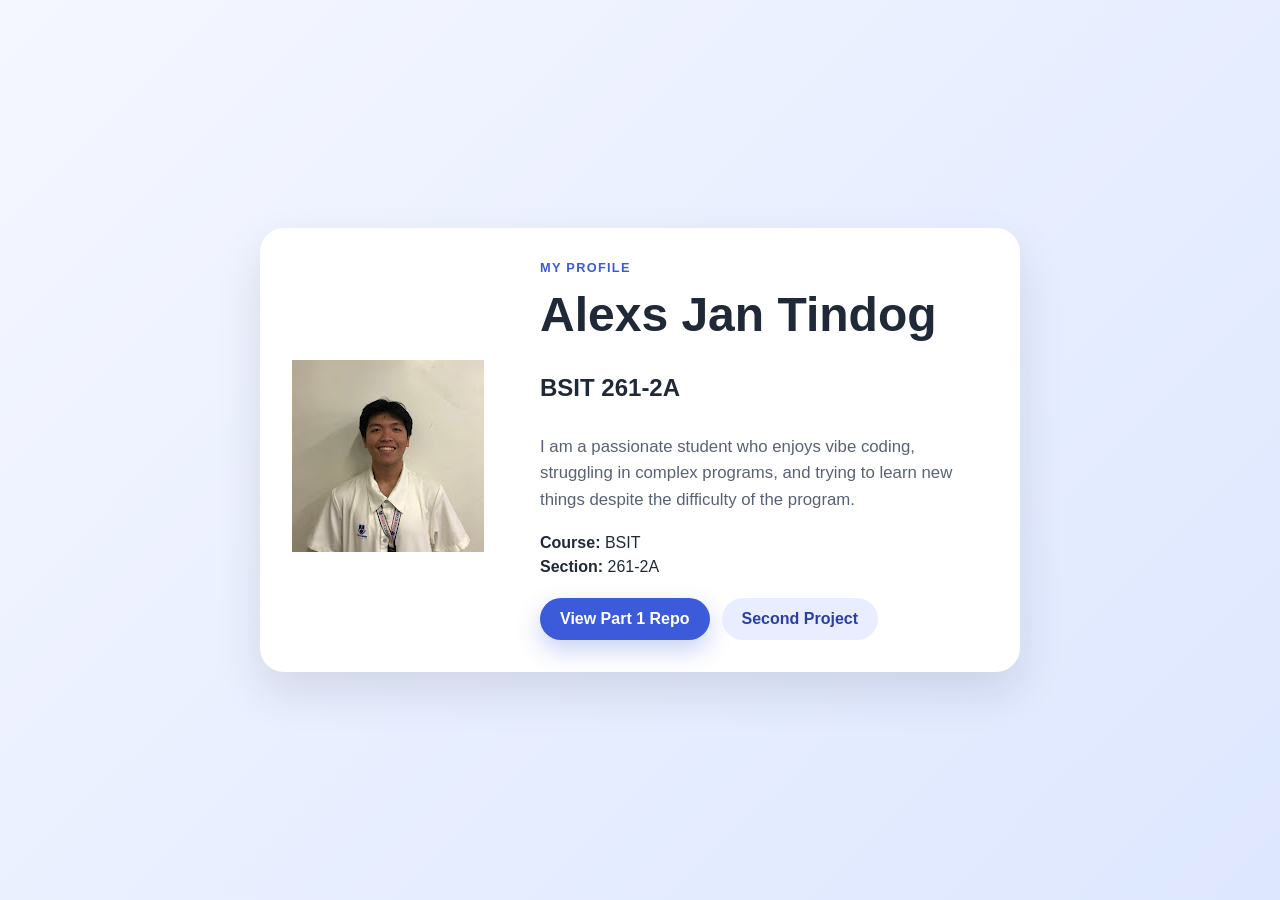
<file: index.html>
<!DOCTYPE html>
<html lang="en">
  <head>
    <meta charset="UTF-8" />
    <meta name="viewport" content="width=device-width, initial-scale=1.0" />
    <title>My Personal Page</title>
    <link rel="stylesheet" href="style.css" />
  </head>
  <body>
    <main class="page">
      <section class="profile-card">
        <div class="avatar">
          <img src="lex.jpg" alt="Description of the image">
        </div>

        <div class="content">
          <p class="eyebrow">My Profile</p>
          <h1>Alexs Jan Tindog</h1>
          <h2>BSIT 261-2A</h2>

          <p class="bio">
            I am a passionate student who enjoys vibe coding,
            struggling in complex programs, and trying to learn new things despite the difficulty of the program.
          </p>

          <ul class="details">
            <li><strong>Course:</strong> BSIT</li>
            <li><strong>Section:</strong> 261-2A</li>
          </ul>

          <div class="actions">
            <a class="button primary" href="https://github.com/abtinfo/github-desktop-practice" target="_blank" rel="noopener noreferrer">
              View Part 1 Repo
            </a>
            <a class="button secondary" href="project.html">
              Second Project
            </a>
          </div>
        </div>
      </section>
    </main>
  </body>
</html>
</file>
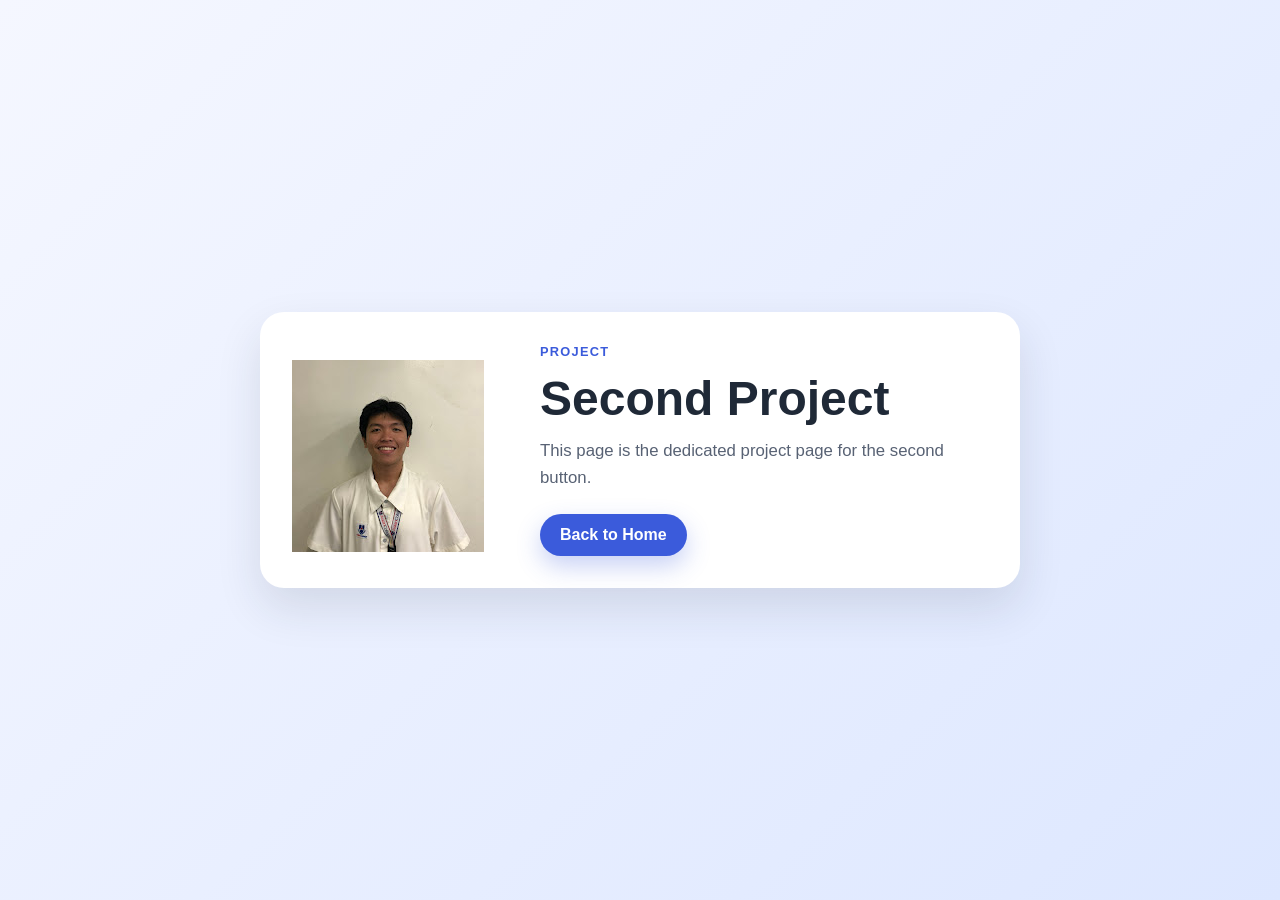
<file: project.html>
<!DOCTYPE html>
<html lang="en">
  <head>
    <meta charset="UTF-8" />
    <meta name="viewport" content="width=device-width, initial-scale=1.0" />
    <title>Second Project</title>
    <link rel="stylesheet" href="style.css" />
  </head>
  <body>
    <main class="page">
      <section class="profile-card">
        <div class="avatar">
          <img src="lex.jpg" alt="Project illustration" />
        </div>

        <div class="content">
          <p class="eyebrow">Project</p>
          <h1>Second Project</h1>

          <p class="bio">
            This page is the dedicated project page for the second button.
          </p>

          <div class="actions">
            <a class="button primary" href="index.html">Back to Home</a>
          </div>
        </div>
      </section>
    </main>
  </body>
</html>
</file>
<file: style.css>
:root {
  --bg-1: #f5f7ff;
  --bg-2: #dde7ff;
  --card: #ffffff;
  --primary: #3b5bdb;
  --primary-dark: #2b3fa2;
  --accent: #e8eeff;
  --text: #1f2937;
  --muted: #586274;
  --shadow: rgba(31, 41, 55, 0.12);
}

* {
  box-sizing: border-box;
}

body {
  margin: 0;
  min-height: 100vh;
  font-family: Arial, Helvetica, sans-serif;
  background: linear-gradient(135deg, var(--bg-1), var(--bg-2));
  color: var(--text);
}

.page {
  min-height: 100vh;
  display: grid;
  place-items: center;
  padding: 24px;
}

.profile-card {
  width: min(760px, 100%);
  display: grid;
  grid-template-columns: 220px 1fr;
  gap: 28px;
  align-items: center;
  background: var(--card);
  border-radius: 24px;
  padding: 32px;
  box-shadow: 0 20px 45px var(--shadow);
}

.avatar {
  width: 180px;
  height: 180px;
  border-radius: 50%;
  background: linear-gradient(135deg, var(--primary), #7aa2ff);
  color: white;
  display: grid;
  place-items: center;
  font-size: 3rem;
  font-weight: 700;
  letter-spacing: 1px;
  box-shadow: inset 0 10px 30px rgba(255, 255, 255, 0.25);
}

.content {
  display: flex;
  flex-direction: column;
  gap: 12px;
}

.eyebrow {
  margin: 0;
  color: var(--primary);
  font-size: 0.8rem;
  font-weight: 700;
  text-transform: uppercase;
  letter-spacing: 0.1em;
}

h1 {
  margin: 0;
  font-size: clamp(2rem, 4vw, 3rem);
}

.bio {
  margin: 0;
  color: var(--muted);
  font-size: 1.05rem;
  line-height: 1.6;
}

.details {
  list-style: none;
  padding: 0;
  margin: 8px 0 0;
  display: grid;
  gap: 6px;
  color: var(--text);
  font-size: 1rem;
}

.actions {
  display: flex;
  flex-wrap: wrap;
  gap: 12px;
  margin-top: 10px;
}

.button {
  display: inline-block;
  padding: 12px 20px;
  border-radius: 999px;
  text-decoration: none;
  font-weight: 700;
  transition: transform 0.2s ease, box-shadow 0.2s ease;
}

.button:hover {
  transform: translateY(-1px);
}

.button.primary {
  background: var(--primary);
  color: white;
  box-shadow: 0 10px 25px rgba(59, 91, 219, 0.28);
}

.button.primary:hover {
  background: var(--primary-dark);
}

.button.secondary {
  background: var(--accent);
  color: var(--primary-dark);
}

@media (max-width: 640px) {
  .profile-card {
    grid-template-columns: 1fr;
    text-align: center;
    padding: 24px 20px;
  }

  .avatar {
    margin: 0 auto;
    width: 150px;
    height: 150px;
  }

  .actions {
    justify-content: center;
  }
}
</file>
